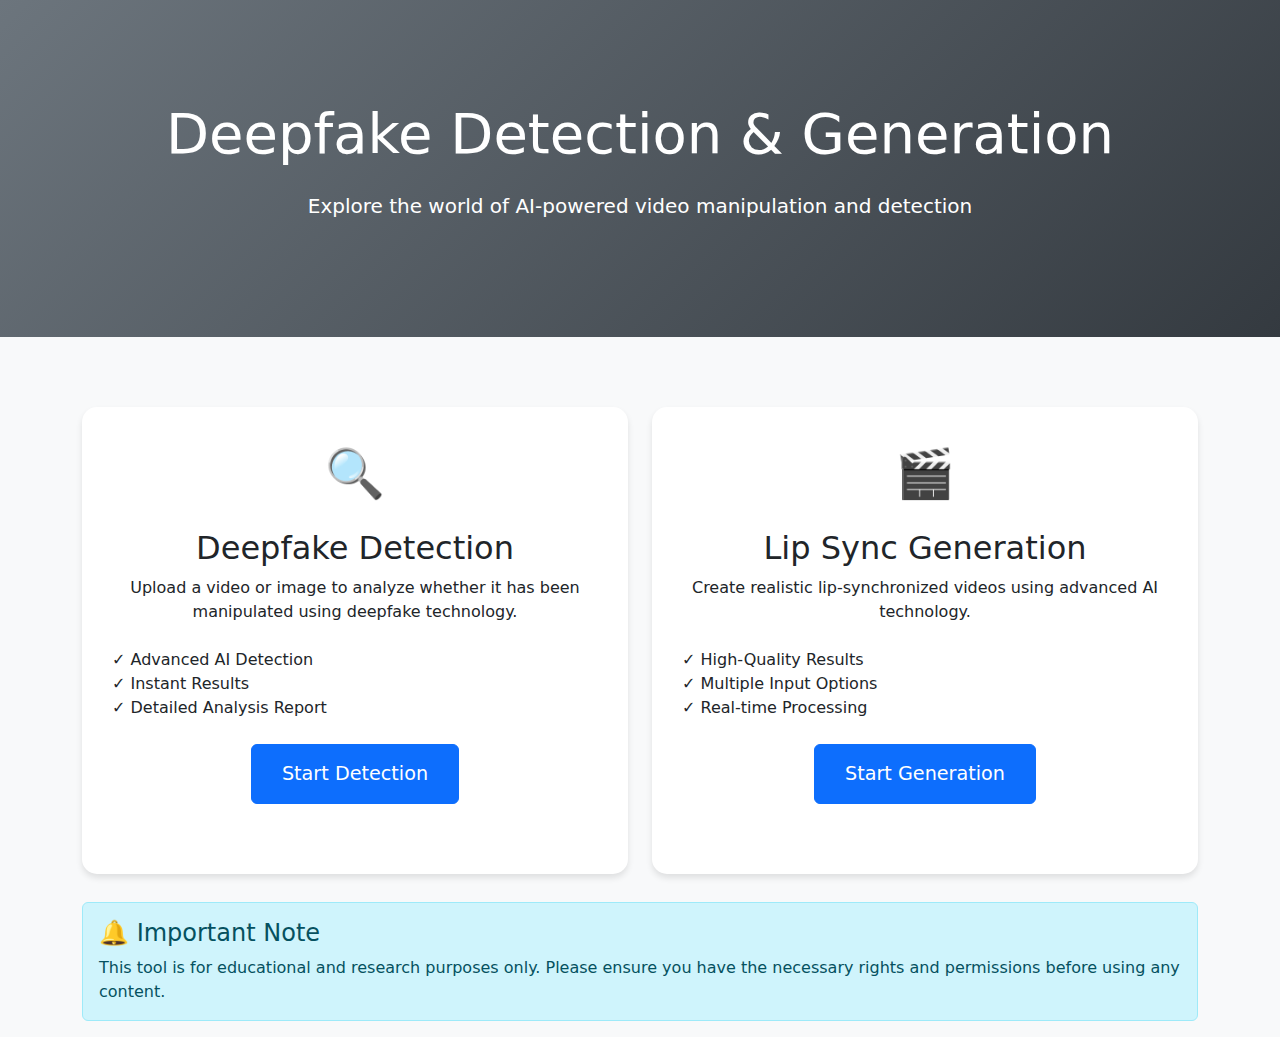
<file: templates/index.html>
<!DOCTYPE html>
<html lang="en">
<head>
    <meta charset="UTF-8">
    <meta name="viewport" content="width=device-width, initial-scale=1.0">
    <title>Deepfake Detection & Generation</title>
    <link href="https://cdn.jsdelivr.net/npm/bootstrap@5.3.0/dist/css/bootstrap.min.css" rel="stylesheet">
    <style>
        body {
            background: #f8f9fa;
        }
        .hero-section {
            padding: 100px 0;
            background: linear-gradient(135deg, #6c757d 0%, #343a40 100%);
            color: white;
            margin-bottom: 50px;
        }
        .feature-card {
            background: white;
            border-radius: 15px;
            padding: 30px;
            margin: 20px 0;
            transition: transform 0.3s ease;
            box-shadow: 0 4px 6px rgba(0, 0, 0, 0.1);
            height: 100%;
        }
        .feature-card:hover {
            transform: translateY(-5px);
        }
        .feature-icon {
            font-size: 48px;
            margin-bottom: 20px;
            color: #0d6efd;
        }
        .btn-xl {
            padding: 15px 30px;
            font-size: 1.2rem;
        }
    </style>
</head>
<body>
    <!-- Hero Section -->
    <div class="hero-section">
        <div class="container text-center">
            <h1 class="display-4 mb-4">Deepfake Detection & Generation</h1>
            <p class="lead">Explore the world of AI-powered video manipulation and detection</p>
        </div>
    </div>

    <!-- Main Content -->
    <div class="container">
        <div class="row">
            <!-- Detection Card -->
            <div class="col-md-6">
                <div class="feature-card text-center">
                    <div class="feature-icon">🔍</div>
                    <h2>Deepfake Detection</h2>
                    <p class="mb-4">Upload a video or image to analyze whether it has been manipulated using deepfake technology.</p>
                    <ul class="list-unstyled text-start mb-4">
                        <li>✓ Advanced AI Detection</li>
                        <li>✓ Instant Results</li>
                        <li>✓ Detailed Analysis Report</li>
                    </ul>
                    <a href="/detect" class="btn btn-primary btn-xl">Start Detection</a>
                </div>
            </div>

            <!-- Generation Card -->
            <div class="col-md-6">
                <div class="feature-card text-center">
                    <div class="feature-icon">🎬</div>
                    <h2>Lip Sync Generation</h2>
                    <p class="mb-4">Create realistic lip-synchronized videos using advanced AI technology.</p>
                    <ul class="list-unstyled text-start mb-4">
                        <li>✓ High-Quality Results</li>
                        <li>✓ Multiple Input Options</li>
                        <li>✓ Real-time Processing</li>
                    </ul>
                    <a href="/generate" class="btn btn-primary btn-xl">Start Generation</a>
                </div>
            </div>
        </div>

        <!-- Additional Information -->
        <div class="row mt-5">
            <div class="col-12">
                <div class="alert alert-info">
                    <h4>🔔 Important Note</h4>
                    <p class="mb-0">This tool is for educational and research purposes only. Please ensure you have the necessary rights and permissions before using any content.</p>
                </div>
            </div>
        </div>
    </div>

    <script src="https://cdn.jsdelivr.net/npm/bootstrap@5.3.0/dist/js/bootstrap.bundle.min.js"></script>
</body>
</html>
</file>
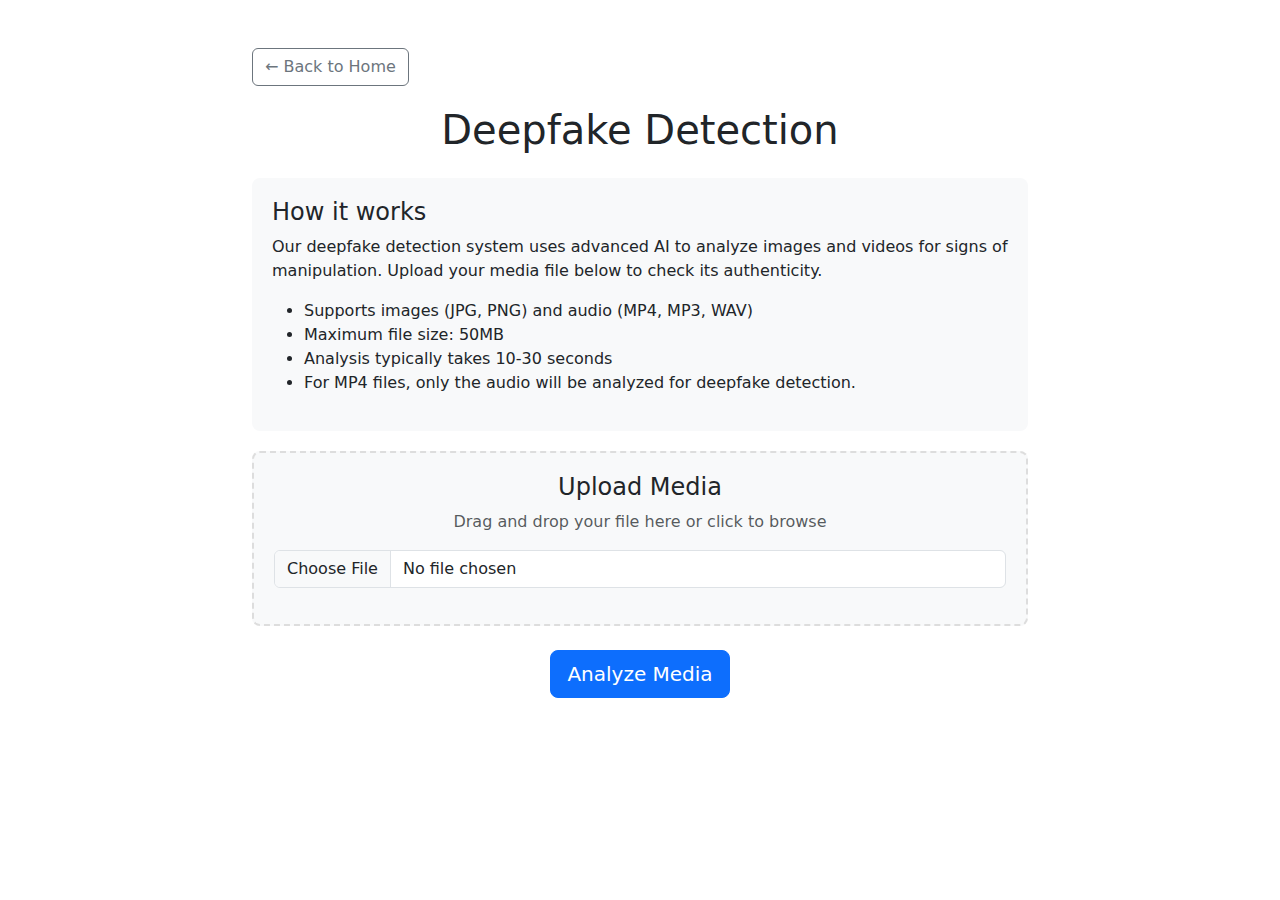
<file: templates/detect.html>
<!DOCTYPE html>
<html lang="en">
<head>
    <meta charset="UTF-8">
    <meta name="viewport" content="width=device-width, initial-scale=1.0">
    <title>Deepfake Detection</title>
    <link href="https://cdn.jsdelivr.net/npm/bootstrap@5.3.0/dist/css/bootstrap.min.css" rel="stylesheet">
    <style>
        .container { max-width: 800px; }
        .upload-area {
            border: 2px dashed #ddd;
            border-radius: 8px;
            padding: 20px;
            text-align: center;
            margin: 20px 0;
            background: #f8f9fa;
            transition: all 0.3s ease;
        }
        .upload-area:hover {
            border-color: #0d6efd;
            background: #f1f5ff;
        }
        .preview-media {
            max-width: 100%;
            max-height: 300px;
            margin: 10px auto;
            border-radius: 8px;
            box-shadow: 0 2px 4px rgba(0,0,0,0.1);
        }
        #progressBar {
            display: none;
            margin: 20px 0;
        }
        #result {
            margin-top: 20px;
            padding: 20px;
            border-radius: 8px;
        }
        .result-card {
            background: #fff;
            border-radius: 12px;
            box-shadow: 0 4px 6px rgba(0,0,0,0.1);
            padding: 20px;
            margin-top: 20px;
        }
        /* .confidence-meter {
            height: 24px;
            border-radius: 12px;
            overflow: hidden;
            background: #e9ecef;
            margin: 10px 0;
        } */
        .back-button {
            margin: 20px 0;
        }
        .info-section {
            background: #f8f9fa;
            padding: 20px;
            border-radius: 8px;
            margin: 20px 0;
        }
    </style>
</head>
<body>
    <div class="container mt-5">
        <div class="back-button">
            <a href="/" class="btn btn-outline-secondary">← Back to Home</a>
        </div>

        <h1 class="text-center mb-4">Deepfake Detection</h1>
        
        <div class="info-section">
            <h4>How it works</h4>
            <p>Our deepfake detection system uses advanced AI to analyze images and videos for signs of manipulation. Upload your media file below to check its authenticity.</p>
            <ul>
                <li>Supports images (JPG, PNG) and audio (MP4, MP3, WAV)</li>
                <li>Maximum file size: 50MB</li>
                <li>Analysis typically takes 10-30 seconds</li>
                <li>For MP4 files, only the audio will be analyzed for deepfake detection.</li>
            </ul>
        </div>

        <!-- Upload Section -->
        <div class="upload-area" id="dropZone">
            <h4>Upload Media</h4>
            <p class="text-muted">Drag and drop your file here or click to browse</p>
            <input type="file" class="form-control" id="mediaFile" accept="image/*,video/*,audio/wav,audio/mpeg">
            <div id="preview" class="mt-3">
                <img id="imagePreview" class="preview-media" style="display: none;">
                <video id="videoPreview" class="preview-media" style="display: none;" controls></video>
                <audio id="audioPreview" class="preview-media" style="display: none;" controls></audio>
            </div>
        </div>

        <!-- Progress and Actions -->
        <div class="text-center mt-4">
            <button id="analyzeBtn" class="btn btn-primary btn-lg">Analyze Media</button>
            <div class="progress mt-3" id="progressBar">
                <div class="progress-bar progress-bar-striped progress-bar-animated" role="progressbar" style="width: 0%"></div>
            </div>
        </div>

        <!-- Result Section -->
        <div id="result" style="display: none;">
            <div class="result-card">
                <h3 class="text-center mb-4">Analysis Results</h3>
                <div id="resultContent"></div>
                <div class="confidence-section mt-4">
                    <h5>Confidence Score</h5>
                    <!-- <div class="confidence-meter">
                        <div id="confidenceMeter" class="progress-bar" role="progressbar" style="width: 0%"></div>
                    </div> -->
                    <div class="progress confidence-meter"> <!-- 加上 progress 类 -->
                        <div id="confidenceMeter" class="progress-bar" role="progressbar" style="width: 0%"></div>
                    </div>
                </div>
                <div id="detailedResults" class="mt-4">
                    <!-- Detailed results will be inserted here -->
                </div>
            </div>
        </div>
    </div>

    <script src="https://cdn.jsdelivr.net/npm/bootstrap@5.3.0/dist/js/bootstrap.bundle.min.js"></script>
    <script>
        // File preview handling
        document.getElementById('mediaFile').addEventListener('change', function(e) {
            const file = e.target.files[0];
            if (!file) return;

            const imagePreview = document.getElementById('imagePreview');
            const videoPreview = document.getElementById('videoPreview');
            const audioPreview = document.getElementById('audioPreview');
            // Clear last preview
            imagePreview.style.display = 'none';
            videoPreview.style.display = 'none';
            audioPreview.style.display = 'none';

            if (file.type.startsWith('image/')) {
                imagePreview.src = URL.createObjectURL(file);
                imagePreview.style.display = 'block';
                videoPreview.style.display = 'none';
            } else if (file.type.startsWith('video/')) {
                videoPreview.src = URL.createObjectURL(file);
                videoPreview.style.display = 'block';
                imagePreview.style.display = 'none';
            }else if (file.type.startsWith('audio/')) {
                audioPreview.src = URL.createObjectURL(file);
                audioPreview.style.display = 'block';
            }
        });

        // Drag and drop handling
        const dropZone = document.getElementById('dropZone');

        ['dragenter', 'dragover', 'dragleave', 'drop'].forEach(eventName => {
            dropZone.addEventListener(eventName, preventDefaults, false);
        });

        function preventDefaults (e) {
            e.preventDefault();
            e.stopPropagation();
        }

        ['dragenter', 'dragover'].forEach(eventName => {
            dropZone.addEventListener(eventName, highlight, false);
        });

        ['dragleave', 'drop'].forEach(eventName => {
            dropZone.addEventListener(eventName, unhighlight, false);
        });

        function highlight(e) {
            dropZone.classList.add('bg-light');
        }

        function unhighlight(e) {
            dropZone.classList.remove('bg-light');
        }

        dropZone.addEventListener('drop', handleDrop, false);

        function handleDrop(e) {
            const dt = e.dataTransfer;
            const file = dt.files[0];
            document.getElementById('mediaFile').files = dt.files;
            
            // Trigger the change event manually
            const event = new Event('change');
            document.getElementById('mediaFile').dispatchEvent(event);
        }

        // Analysis handling
        document.getElementById('analyzeBtn').addEventListener('click', async function() {
            const file = document.getElementById('mediaFile').files[0];
            if (!file) {
                alert('Please select a file to analyze');
                return;
            }

            const formData = new FormData();
            formData.append('media', file);

            // Show progress
            const progressBar = document.getElementById('progressBar');
            const progressBarInner = progressBar.querySelector('.progress-bar');
            progressBar.style.display = 'block';
            document.getElementById('result').style.display = 'none';

            try {
                // Simulate progress while waiting for analysis
                let progress = 0;
                const progressInterval = setInterval(() => {
                    progress += 5;
                    if (progress > 90) clearInterval(progressInterval);
                    progressBarInner.style.width = `${progress}%`;
                }, 500);

                // Start analysis
                const response = await fetch('/api/detect', {
                    method: 'POST',
                    body: formData
                });

                clearInterval(progressInterval);
                const data = await response.json();
                
                if (response.ok) {
                    displayResults(data);
                } else {
                    throw new Error(data.error || 'Analysis failed');
                }
            } catch (error) {
                alert('Error: ' + error.message);
            } finally {
                progressBar.style.display = 'none';
            }
        });

        function displayResults(results) {
            const resultDiv = document.getElementById('result');
            const resultContent = document.getElementById('resultContent');
            const confidenceMeter = document.getElementById('confidenceMeter');
            const detailedResults = document.getElementById('detailedResults');

            // Calculate overall confidence
            const confidence = results.confidence || 0;
            const isDeepfake = confidence > 0.5;

            // Update confidence meter
            confidenceMeter.style.width = `${confidence * 100}%`;
            confidenceMeter.className = `progress-bar ${isDeepfake ? 'bg-danger' : 'bg-success'}`;

            // Update result content
            resultContent.innerHTML = `
                <div class="alert ${isDeepfake ? 'alert-danger' : 'alert-success'} text-center">
                    <h4 class="alert-heading">${isDeepfake ? 'Potential Deepfake Detected' : 'Likely Authentic'}</h4>
                    <p>${isDeepfake ? 
                        'Our analysis indicates this media may be artificially manipulated.' : 
                        'Our analysis suggests this media is likely authentic.'}
                    </p>
                </div>
            `;

            // Add detailed analysis if available
            if (results.details) {
                detailedResults.innerHTML = `
                    <h5>Detailed Analysis</h5>
                    <ul class="list-group">
                        ${Object.entries(results.details).map(([key, value]) => `
                            <li class="list-group-item d-flex justify-content-between align-items-center">
                                ${key}
                                <span class="badge ${value > 0.5 ? 'bg-danger' : 'bg-success'} rounded-pill">
                                    ${Math.round(value * 100)}%
                                </span>
                            </li>
                        `).join('')}
                    </ul>
                `;
            }

            resultDiv.style.display = 'block';
        }
    </script>
</body>
</html>
</file>
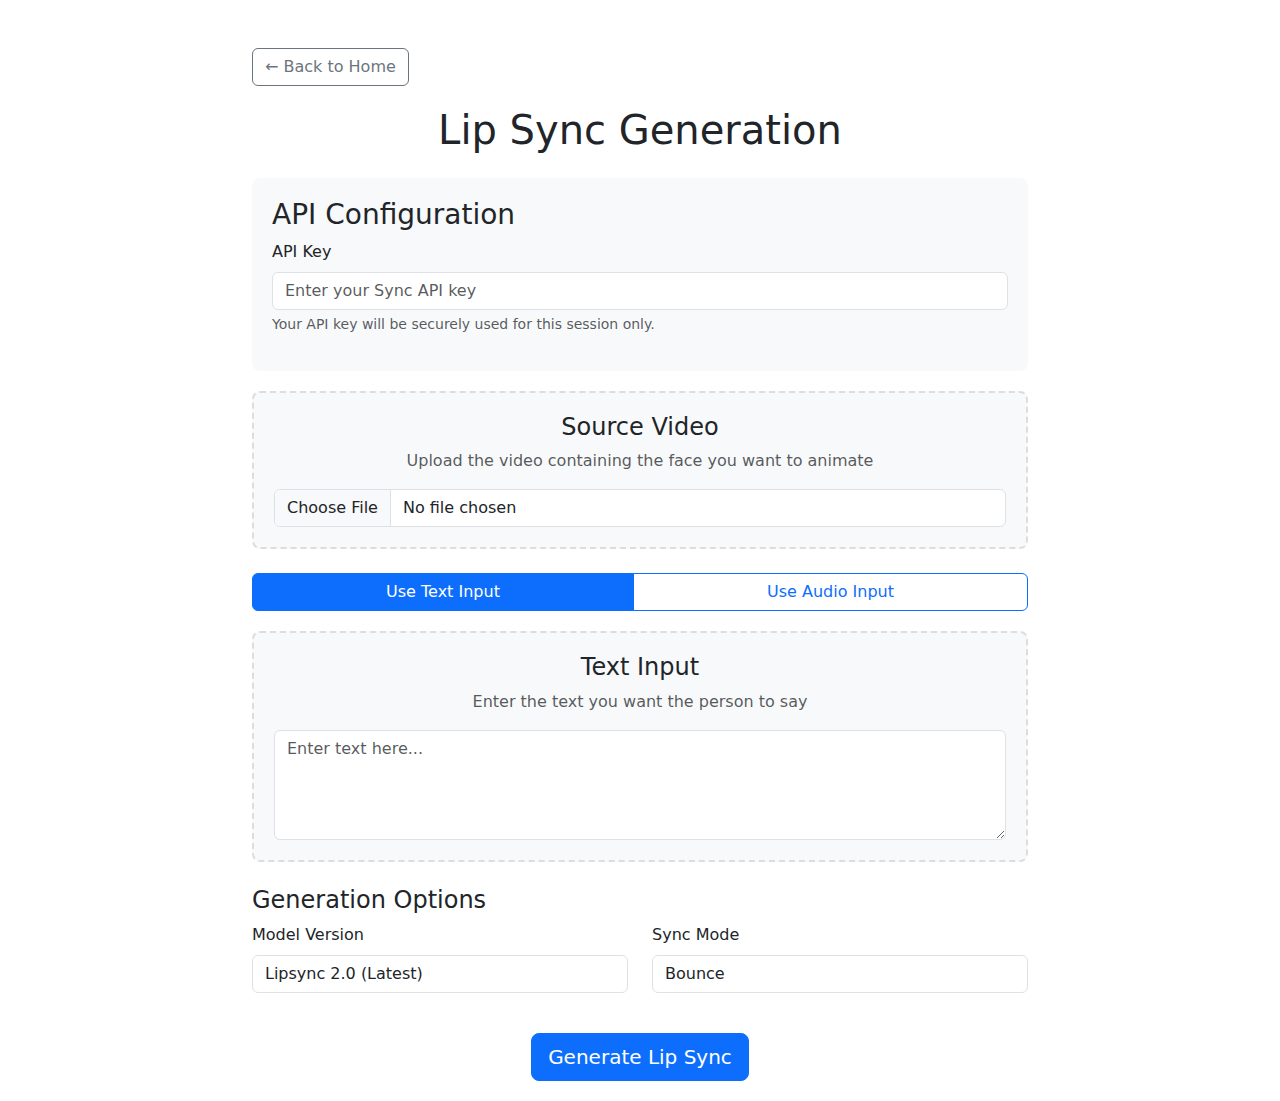
<file: templates/generate.html>
<!DOCTYPE html>
<html lang="en">
<head>
    <meta charset="UTF-8">
    <meta name="viewport" content="width=device-width, initial-scale=1.0">
    <title>Lip Sync Generation</title>
    <link href="https://cdn.jsdelivr.net/npm/bootstrap@5.3.0/dist/css/bootstrap.min.css" rel="stylesheet">
    <style>
        .container { max-width: 800px; }
        .upload-area {
            border: 2px dashed #ddd;
            border-radius: 8px;
            padding: 20px;
            text-align: center;
            margin: 20px 0;
            background: #f8f9fa;
        }
        .preview-video {
            max-width: 100%;
            max-height: 300px;
            margin: 10px auto;
        }
        .api-key-section {
            background: #f8f9fa;
            padding: 20px;
            border-radius: 8px;
            margin-bottom: 20px;
        }
        #progressBar {
            display: none;
            margin: 20px 0;
        }
        #result {
            margin-top: 20px;
        }
        .input-type-toggle {
            margin-bottom: 15px;
        }
        .audio-input, .text-input {
            display: none;
        }
        .back-button {
            margin: 20px 0;
        }
    </style>
</head>
<body>
    <div class="container mt-5">
        <div class="back-button">
            <a href="/" class="btn btn-outline-secondary">← Back to Home</a>
        </div>

        <h1 class="text-center mb-4">Lip Sync Generation</h1>
        
        <!-- API Key Section -->
        <div class="api-key-section">
            <h3>API Configuration</h3>
            <div class="mb-3">
                <label for="apiKey" class="form-label">API Key</label>
                <input type="password" class="form-control" id="apiKey" placeholder="Enter your Sync API key">
                <div class="form-text">Your API key will be securely used for this session only.</div>
            </div>
        </div>

        <!-- Video Upload Section -->
        <div class="upload-area mb-4">
            <h4>Source Video</h4>
            <p class="text-muted">Upload the video containing the face you want to animate</p>
            <input type="file" class="form-control" id="videoFile" accept="video/*">
            <video id="videoPreview" class="preview-video" style="display: none;" controls></video>
        </div>

        <!-- Input Type Selection -->
        <div class="input-type-toggle">
            <div class="btn-group w-100" role="group">
                <input type="radio" class="btn-check" name="inputType" id="textInput" autocomplete="off" checked>
                <label class="btn btn-outline-primary" for="textInput">Use Text Input</label>
                
                <input type="radio" class="btn-check" name="inputType" id="audioInput" autocomplete="off">
                <label class="btn btn-outline-primary" for="audioInput">Use Audio Input</label>
            </div>
        </div>

        <!-- Text Input Section -->
        <div id="textInputSection" class="upload-area mb-4">
            <h4>Text Input</h4>
            <p class="text-muted">Enter the text you want the person to say</p>
            <textarea class="form-control" id="textContent" rows="4" placeholder="Enter text here..."></textarea>
        </div>

        <!-- Audio Upload Section -->
        <div id="audioInputSection" class="upload-area mb-4" style="display: none;">
            <h4>Audio Input</h4>
            <p class="text-muted">Upload the audio you want the person to speak</p>
            <input type="file" class="form-control" id="audioFile" accept="audio/*">
            <audio id="audioPreview" controls style="display: none; margin-top: 10px;"></audio>
        </div>

        <!-- Options Section -->
        <div class="options-section mb-4">
            <h4>Generation Options</h4>
            <div class="row">
                <div class="col-md-6">
                    <div class="mb-3">
                        <label for="modelVersion" class="form-label">Model Version</label>
                        <select class="form-control" id="modelVersion">
                            <option value="lipsync-2">Lipsync 2.0 (Latest)</option>
                            <option value="lipsync-1.9.0-beta">Lipsync 1.9.0 Beta</option>
                            <option value="lipsync-1.8.0">Lipsync 1.8.0</option>
                        </select>
                    </div>
                </div>
                <div class="col-md-6">
                    <div class="mb-3">
                        <label for="syncMode" class="form-label">Sync Mode</label>
                        <select class="form-control" id="syncMode">
                            <option value="bounce">Bounce</option>
                            <option value="loop">Loop</option>
                            <option value="cut_off">Cut Off</option>
                            <option value="silence">Silence</option>
                        </select>
                    </div>
                </div>
            </div>
        </div>

        <!-- Progress and Actions -->
        <div class="text-center mt-4">
            <button id="submitBtn" class="btn btn-primary btn-lg">Generate Lip Sync</button>
            <div class="progress mt-3" id="progressBar">
                <div class="progress-bar progress-bar-striped progress-bar-animated" role="progressbar" style="width: 0%"></div>
            </div>
        </div>

        <!-- Result Section -->
        <div id="result" class="text-center"></div>
    </div>

    <script src="https://cdn.jsdelivr.net/npm/bootstrap@5.3.0/dist/js/bootstrap.bundle.min.js"></script>
    <script>
        // Toggle between text and audio input
        document.getElementById('textInput').addEventListener('change', function() {
            document.getElementById('textInputSection').style.display = 'block';
            document.getElementById('audioInputSection').style.display = 'none';
        });

        document.getElementById('audioInput').addEventListener('change', function() {
            document.getElementById('textInputSection').style.display = 'none';
            document.getElementById('audioInputSection').style.display = 'block';
        });

        // Preview video
        document.getElementById('videoFile').addEventListener('change', function() {
            const file = this.files[0];
            if (file) {
                const video = document.getElementById('videoPreview');
                video.src = URL.createObjectURL(file);
                video.style.display = 'block';
            }
        });

        // Preview audio
        document.getElementById('audioFile').addEventListener('change', function() {
            const file = this.files[0];
            if (file) {
                const audio = document.getElementById('audioPreview');
                audio.src = URL.createObjectURL(file);
                audio.style.display = 'block';
            }
        });

        // Handle form submission
        document.getElementById('submitBtn').addEventListener('click', async function() {
            const apiKey = document.getElementById('apiKey').value;
            if (!apiKey) {
                alert('Please enter your API key');
                return;
            }

            const videoFile = document.getElementById('videoFile').files[0];
            if (!videoFile) {
                alert('Please select a video file');
                return;
            }

            const isTextInput = document.getElementById('textInput').checked;
            const formData = new FormData();
            formData.append('video', videoFile);
            formData.append('api_key', apiKey);
            formData.append('model', document.getElementById('modelVersion').value);
            formData.append('sync_mode', document.getElementById('syncMode').value);

            if (isTextInput) {
                const text = document.getElementById('textContent').value;
                if (!text) {
                    alert('Please enter some text');
                    return;
                }
                formData.append('text', text);
            } else {
                const audioFile = document.getElementById('audioFile').files[0];
                if (!audioFile) {
                    alert('Please select an audio file');
                    return;
                }
                formData.append('audio', audioFile);
            }

            // Show progress bar
            const progressBar = document.getElementById('progressBar');
            progressBar.style.display = 'block';

            try {
                // Start lip sync generation
                const response = await fetch('/api/generate', {
                    method: 'POST',
                    body: formData
                });

                const data = await response.json();
                
                if (response.ok) {
                    // Poll for status
                    pollStatus(data.job_id);
                } else {
                    throw new Error(data.error || 'Failed to start lip sync generation');
                }
            } catch (error) {
                alert('Error: ' + error.message);
                progressBar.style.display = 'none';
            }
        });

        // Poll for job status
        async function pollStatus(jobId) {
            const progressBar = document.querySelector('.progress-bar');
            const resultDiv = document.getElementById('result');

            try {
                while (true) {
                    const response = await fetch(`/api/status/${jobId}`);
                    const data = await response.json();

                    if (data.status === 'COMPLETED') {
                        // Download and display result
                        const resultResponse = await fetch(`/api/result/${jobId}`);
                        const blob = await resultResponse.blob();
                        const url = URL.createObjectURL(blob);

                        resultDiv.innerHTML = `
                            <h3 class="mb-3">Generated Video</h3>
                            <video controls class="img-fluid" style="max-width: 100%; max-height: 500px;">
                                <source src="${url}" type="video/mp4">
                                Your browser does not support the video tag.
                            </video>
                            <br>
                            <a href="${url}" download="lipsync_result.mp4" class="btn btn-success mt-3">Download Video</a>
                        `;
                        progressBar.parentElement.style.display = 'none';
                        break;
                    } else if (data.status === 'FAILED') {
                        throw new Error(data.error || 'Lip sync generation failed');
                    } else {
                        // Update progress bar
                        progressBar.style.width = '50%';  // Simple progress indication
                        await new Promise(resolve => setTimeout(resolve, 1000)); // Poll every second
                    }
                }
            } catch (error) {
                alert('Error: ' + error.message);
                progressBar.parentElement.style.display = 'none';
            }
        }
    </script>
</body>
</html>
</file>
